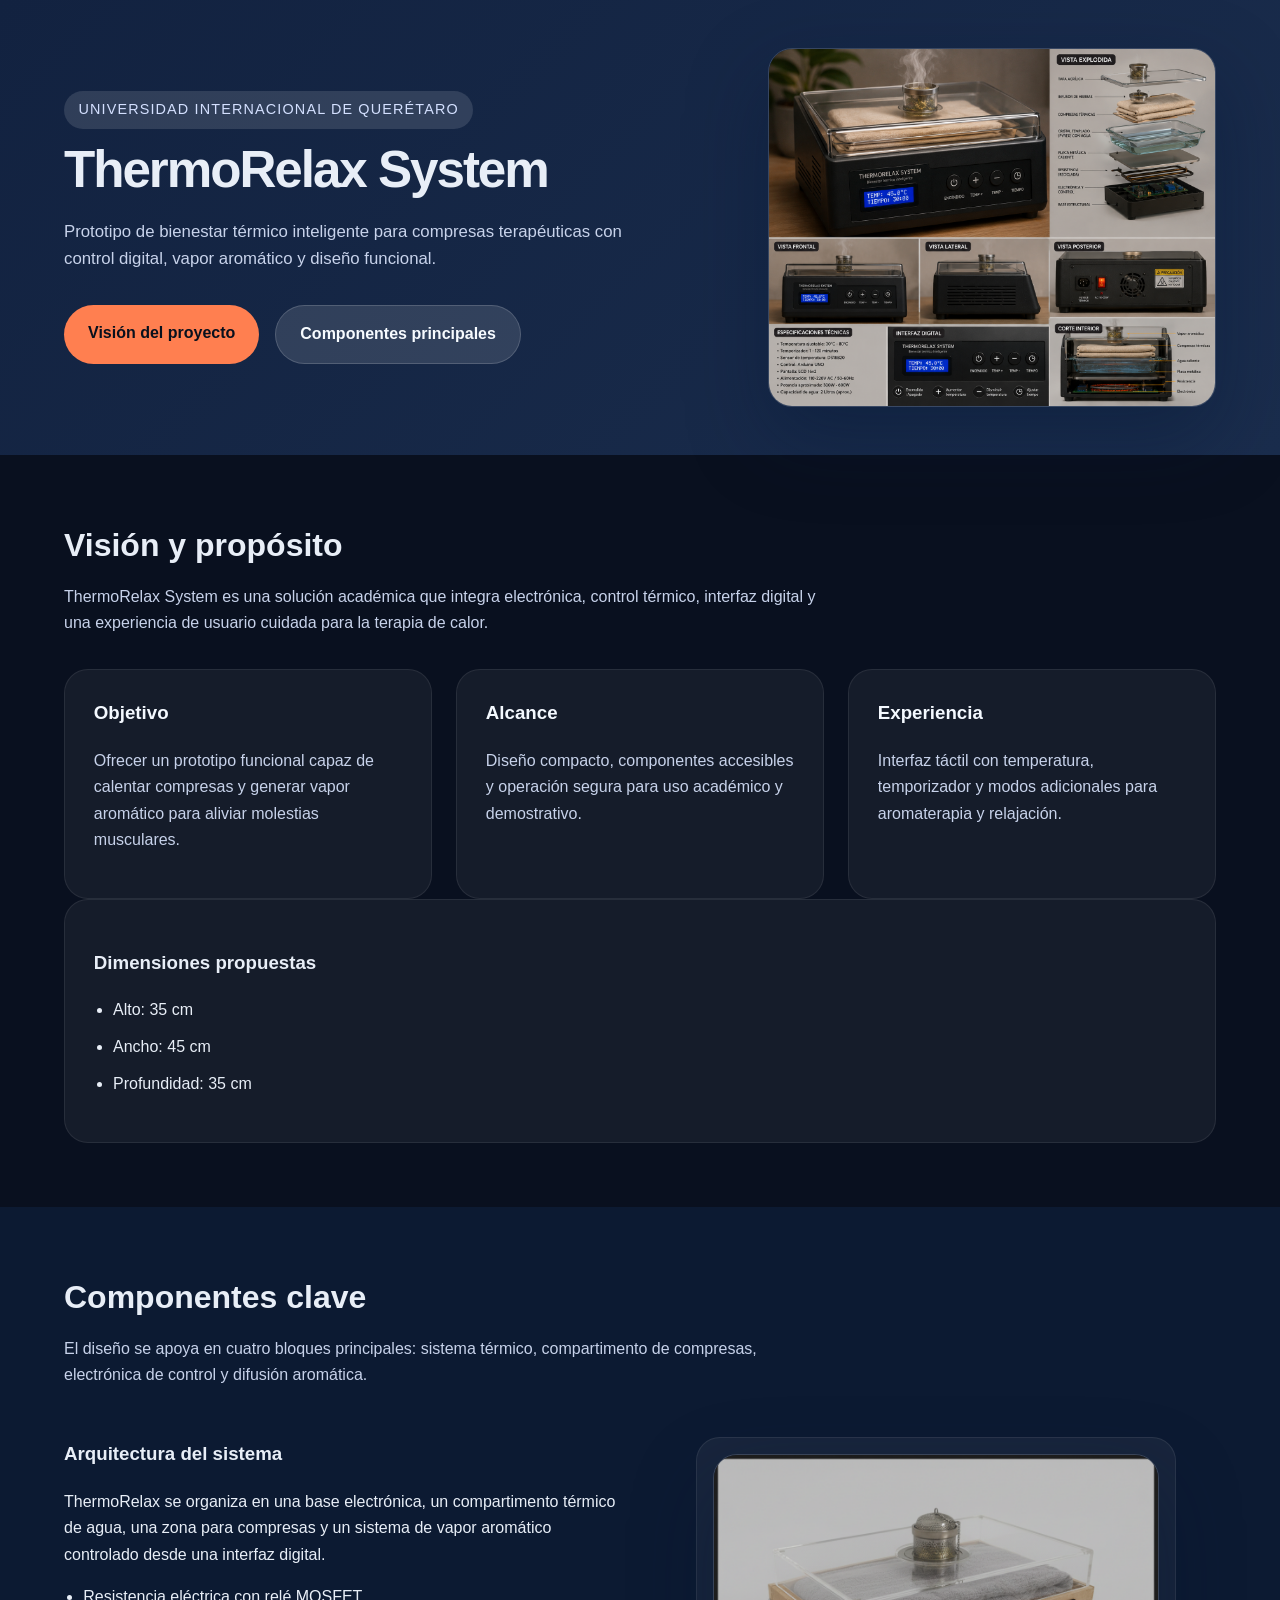
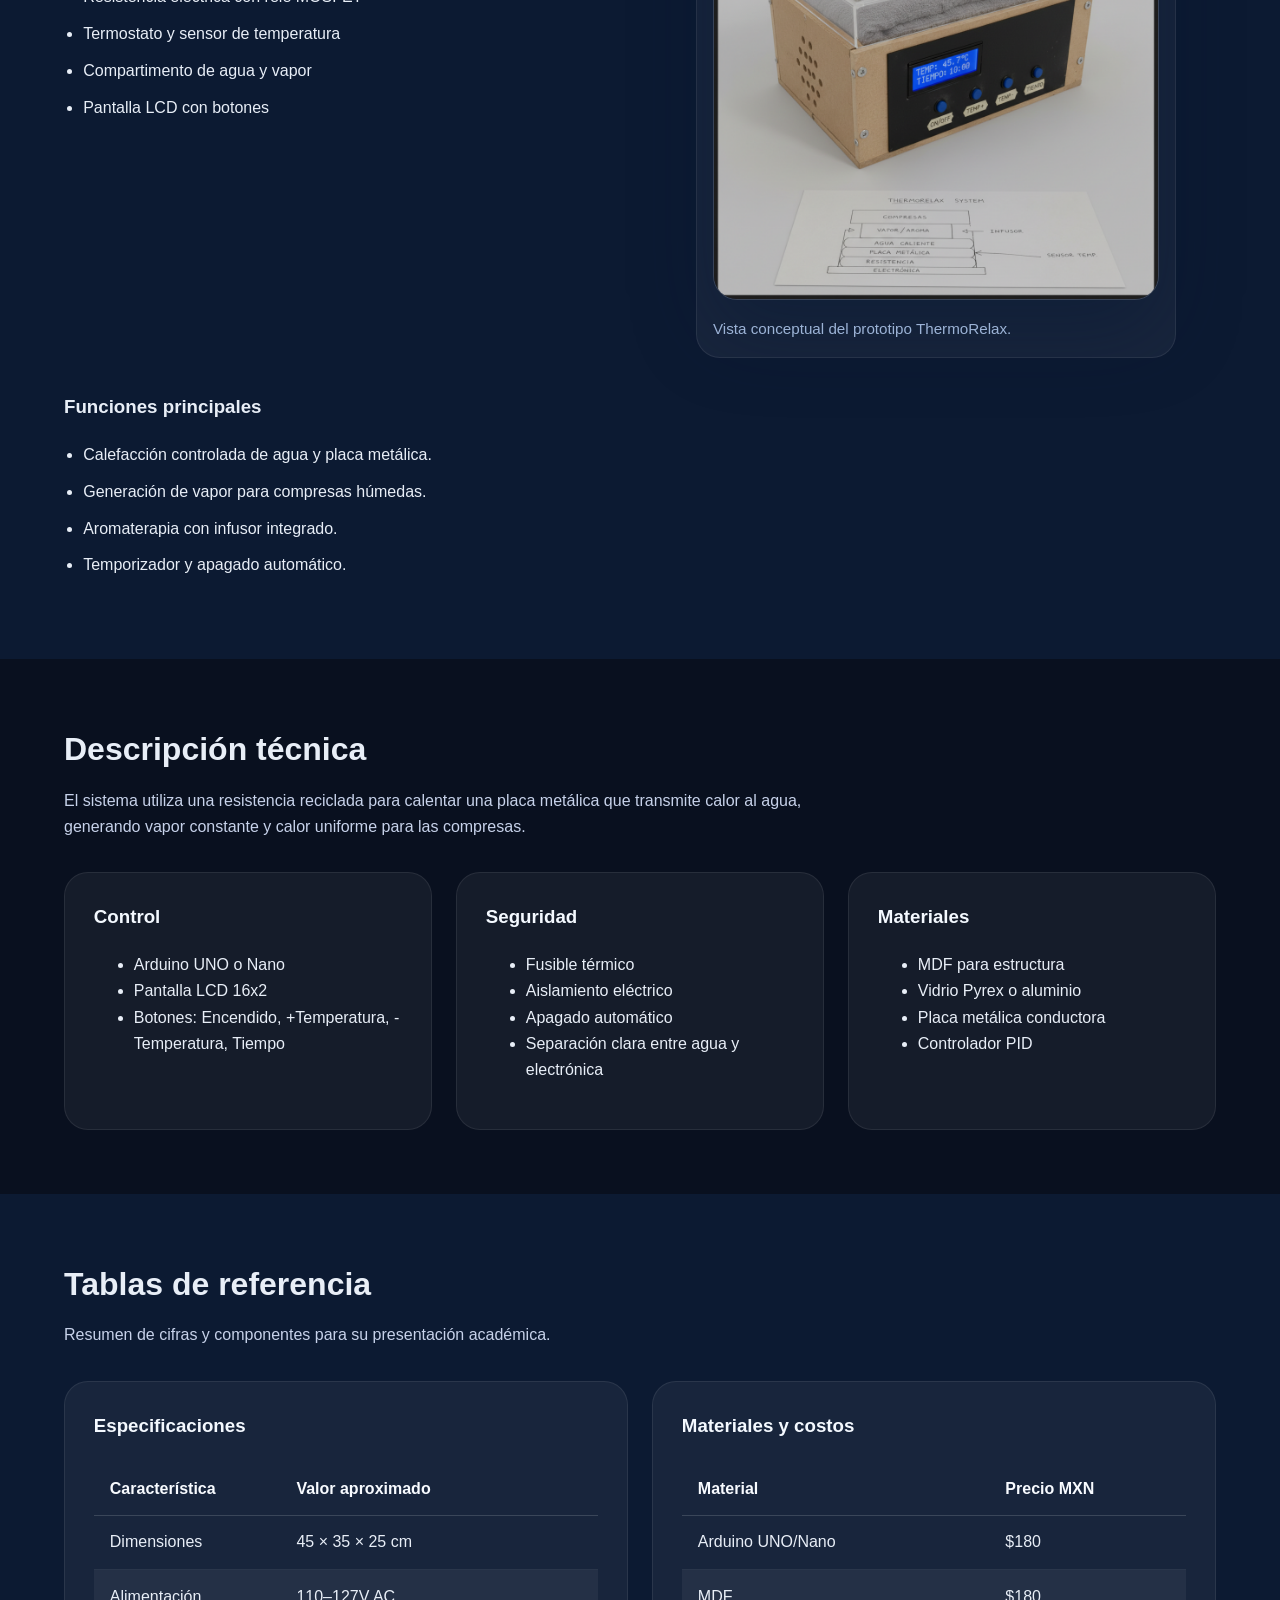
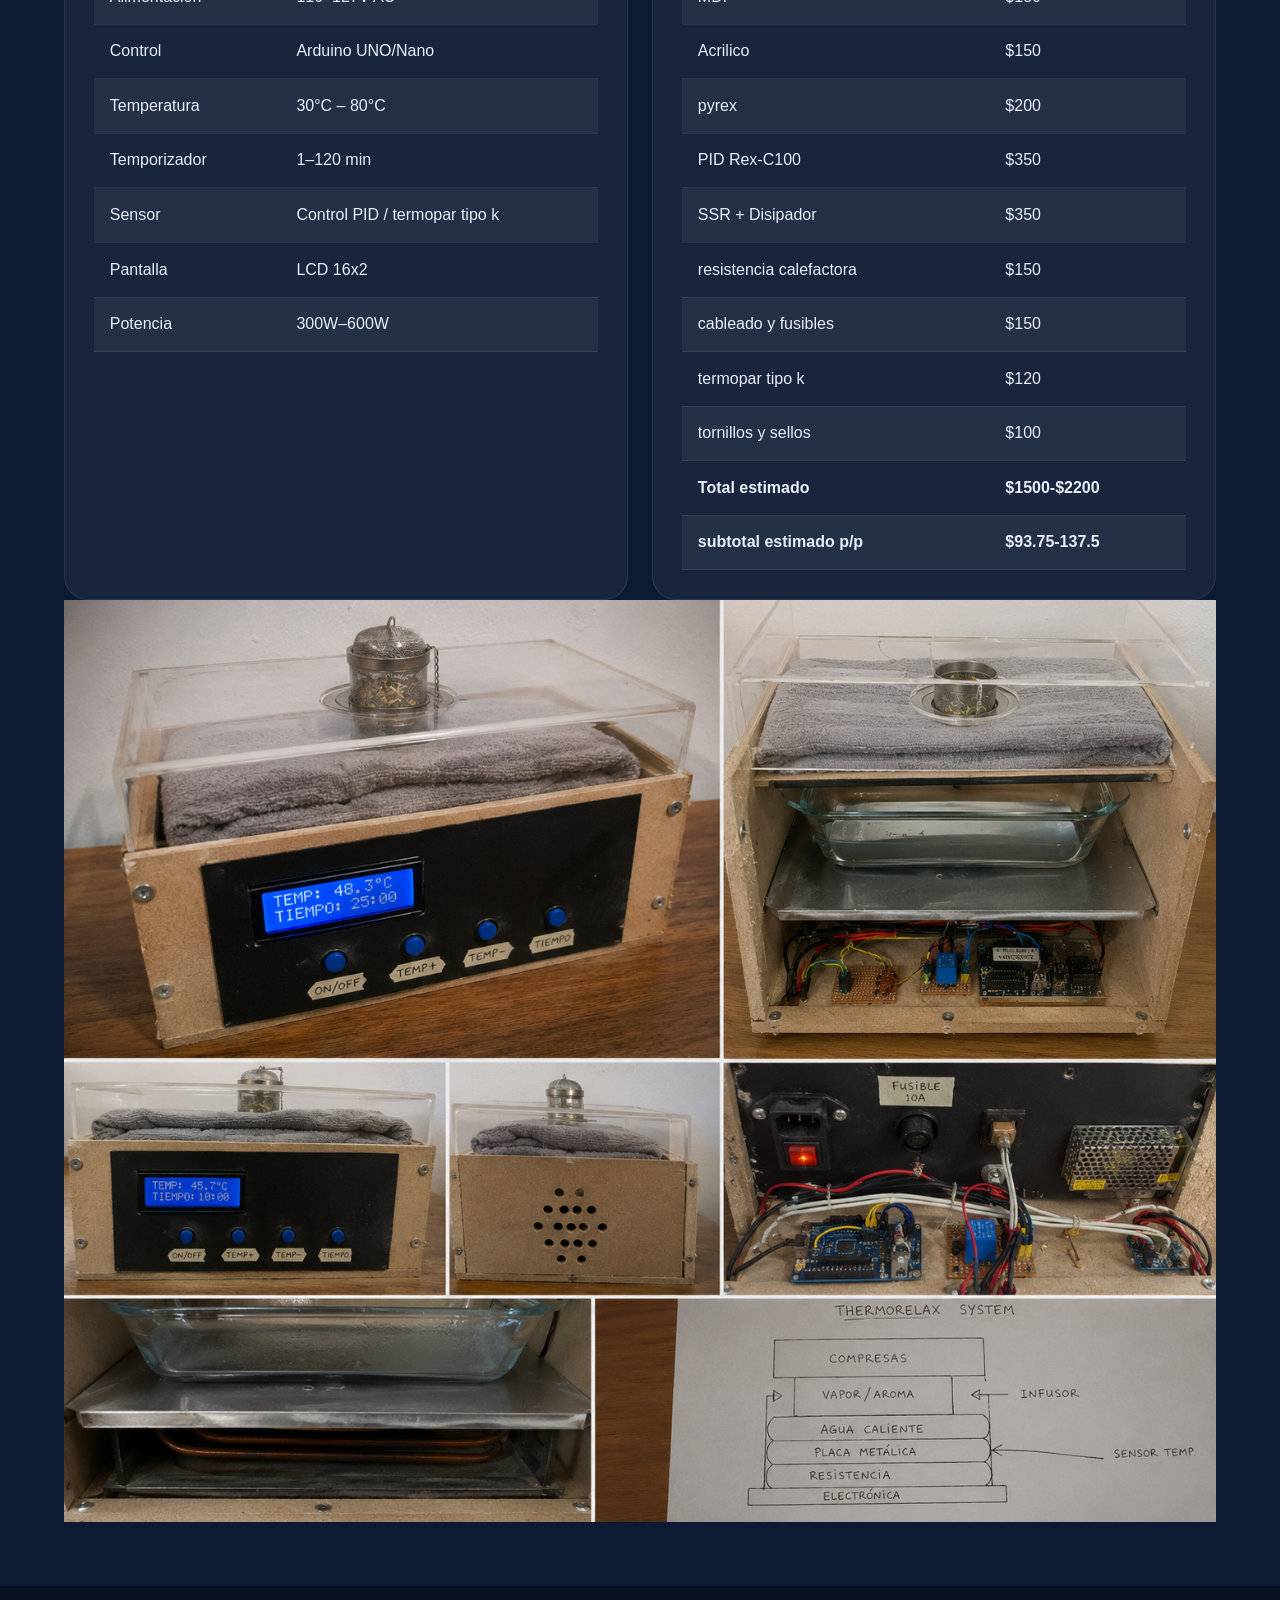
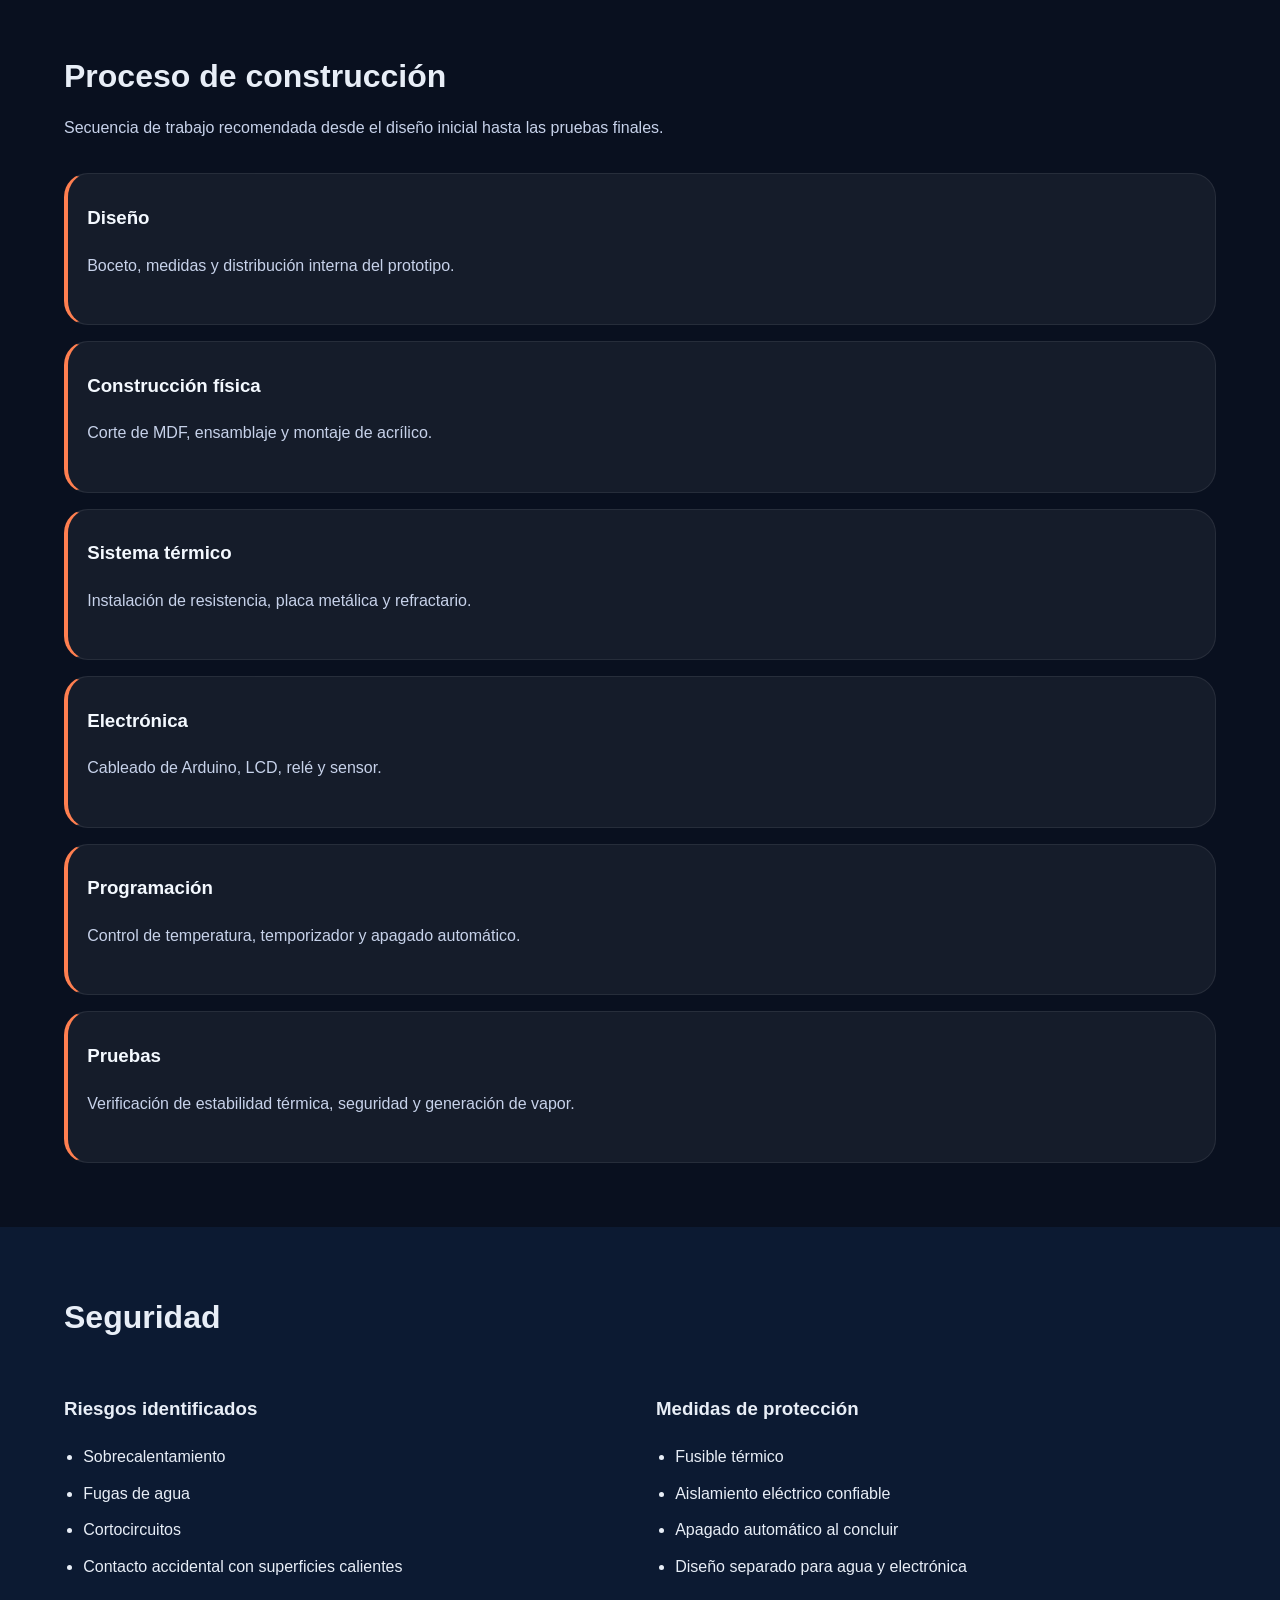
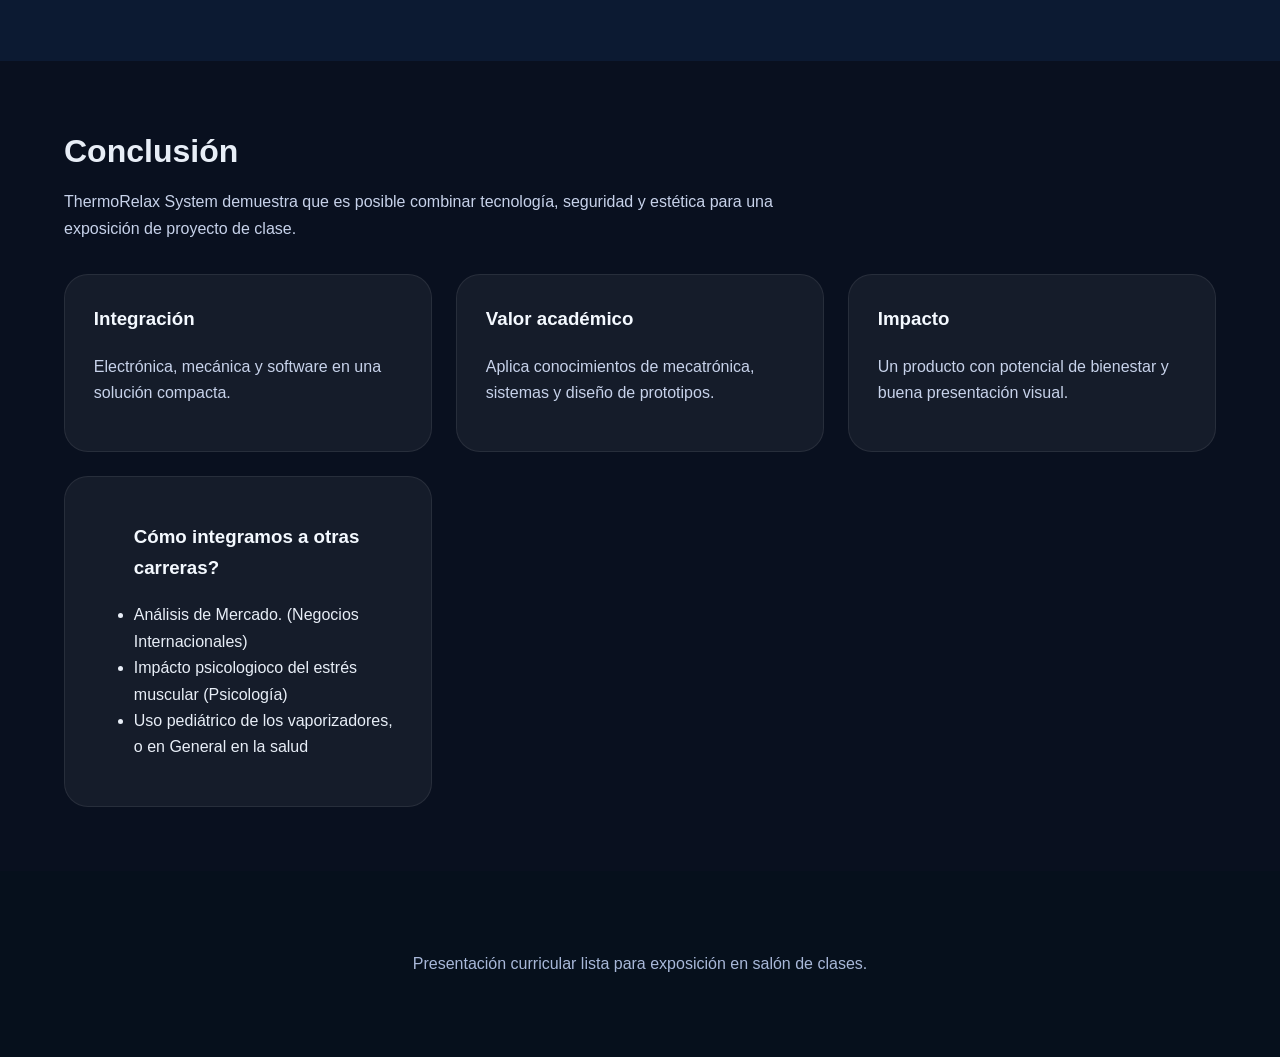
<file: index.html>
<!DOCTYPE html>
<html lang="es">
<head>
  <meta charset="UTF-8">
  <meta name="viewport" content="width=device-width, initial-scale=1.0">
  <title>ThermoRelax System - Presentación</title>
  <link rel="stylesheet" href="proy.css">
</head>
<body>
  <header class="hero">
    <div class="hero-copy">
      <span class="badge">Universidad Internacional de Querétaro</span>
      <h1>ThermoRelax System</h1>
      <p class="hero-text">Prototipo de bienestar térmico inteligente para compresas terapéuticas con control digital, vapor aromático y diseño funcional.</p>
      <div class="hero-actions">
        <a href="#vision" class="button button-primary">Visión del proyecto</a>
        <a href="#componentes" class="button button-secondary">Componentes principales</a>
      </div>
    </div>
    <div class="hero-media">
      <img src="ChatGPT Image May 12, 2026, 11_51_22 PM.png" alt="Prototipo ThermoRelax" class="project-image">
    </div>
  </header>

  <main>
    <section id="vision" class="section section-light">
      <div class="section-header">
        <h2>Visión y propósito</h2>
        <p>ThermoRelax System es una solución académica que integra electrónica, control térmico, interfaz digital y una experiencia de usuario cuidada para la terapia de calor.</p>
      </div>
      <div class="cards-grid">
        <article class="card">
          <h3>Objetivo</h3>
          <p>Ofrecer un prototipo funcional capaz de calentar compresas y generar vapor aromático para aliviar molestias musculares.</p>
        </article>
        <article class="card">
          <h3>Alcance</h3>
          <p>Diseño compacto, componentes accesibles y operación segura para uso académico y demostrativo.</p>
        </article>
        <article class="card">
          <h3>Experiencia</h3>
          <p>Interfaz táctil con temperatura, temporizador y modos adicionales para aromaterapia y relajación.</p>
        </article>
      </div>

      <div class="info-panel">
        <h3>Dimensiones propuestas</h3>
        <ul>
          <li>Alto: 35 cm</li>
          <li>Ancho: 45 cm</li>
          <li>Profundidad: 35 cm</li>
        </ul>
      </div>
    </section>

    <section id="componentes" class="section section-dark">
      <div class="section-header">
        <h2>Componentes clave</h2>
        <p>El diseño se apoya en cuatro bloques principales: sistema térmico, compartimento de compresas, electrónica de control y difusión aromática.</p>
      </div>
      <div class="two-column">
        <article>
          <h3>Arquitectura del sistema</h3>
          <p>ThermoRelax se organiza en una base electrónica, un compartimento térmico de agua, una zona para compresas y un sistema de vapor aromático controlado desde una interfaz digital.</p>
          <ul>
            <li>Resistencia eléctrica con relé MOSFET</li>
            <li>Termostato y sensor de temperatura</li>
            <li>Compartimento de agua y vapor</li>
            <li>Pantalla LCD con botones</li>
          </ul>
        </article>
        <article>
          <figure class="image-card">
            <img src="image.png" alt="Diseño del prototipo" class="project-image">
            <figcaption>Vista conceptual del prototipo ThermoRelax.</figcaption>
          </figure>
        </article>
      </div>

      <div class="table-section">
        <h3>Funciones principales</h3>
        <ul>
          <li>Calefacción controlada de agua y placa metálica.</li>
          <li>Generación de vapor para compresas húmedas.</li>
          <li>Aromaterapia con infusor integrado.</li>
          <li>Temporizador y apagado automático.</li>
        </ul>
      </div>
    </section>

    <section id="detalle" class="section section-light">
      <div class="section-header">
        <h2>Descripción técnica</h2>
        <p>El sistema utiliza una resistencia reciclada para calentar una placa metálica que transmite calor al agua, generando vapor constante y calor uniforme para las compresas.</p>
      </div>
      <div class="grid-columns">
        <article class="box">
          <h3>Control</h3>
          <ul>
            <li>Arduino UNO o Nano</li>
            <li>Pantalla LCD 16x2</li>
            <li>Botones: Encendido, +Temperatura, -Temperatura, Tiempo</li>
          </ul>
        </article>
        <article class="box">
          <h3>Seguridad</h3>
          <ul>
            <li>Fusible térmico</li>
            <li>Aislamiento eléctrico</li>
            <li>Apagado automático</li>
            <li>Separación clara entre agua y electrónica</li>
          </ul>
        </article>
        <article class="box">
          <h3>Materiales</h3>
          <ul>
            <li>MDF para estructura</li>
            <li>Vidrio Pyrex o aluminio</li>
            <li>Placa metálica conductora</li>
            <li>Controlador PID</li>
          </ul>
        </article>
      </div>
    </section>

    <section id="datos" class="section section-dark">
      <div class="section-header">
        <h2>Tablas de referencia</h2>
        <p>Resumen de cifras y componentes para su presentación académica.</p>
      </div>
      <div class="table-group">
        <div class="table-card">
          <h3>Especificaciones</h3>
          <table>
            <thead>
              <tr>
                <th>Característica</th>
                <th>Valor aproximado</th>
              </tr>
            </thead>
            <tbody>
              <tr><td>Dimensiones</td><td>45 × 35 × 25 cm</td></tr>
              <tr><td>Alimentación</td><td>110–127V AC</td></tr>
              <tr><td>Control</td><td>Arduino UNO/Nano</td></tr>
              <tr><td>Temperatura</td><td>30°C – 80°C</td></tr>
              <tr><td>Temporizador</td><td>1–120 min</td></tr>
              <tr><td>Sensor</td><td>Control PID / termopar tipo k</td></tr>
              <tr><td>Pantalla</td><td>LCD 16x2</td></tr>
              <tr><td>Potencia</td><td>300W–600W</td></tr>
            </tbody>
          </table>
        </div>
        <div class="table-card">
          <h3>Materiales y costos</h3>
          <table>
            <thead>
              <tr>
                <th>Material</th>
                <th>Precio MXN</th>
              </tr>
            </thead>
            <tbody>
              <tr><td>Arduino UNO/Nano</td><td>$180</td></tr>
              <tr><td>MDF</td><td>$180</td></tr>
              <tr><td>Acrilico</td><td>$150</td></tr>
              <tr><td>pyrex</td><td>$200</td></tr>
              <tr><td>PID Rex-C100</td><td>$350</td></tr>
              <tr><td>SSR + Disipador</td><td>$350</td></tr>
              <tr><td>resistencia calefactora</td><td>$150</td></tr>
              <tr><td>cableado y fusibles</td><td>$150</td></tr>
              <tr><td>termopar tipo k</td><td>$120</td></tr>
              <tr><td>tornillos y sellos</td><td>$100</td></tr>
              <tr><td><strong>Total estimado</strong></td><td><strong>$1500-$2200</strong></td></tr>
              <tr><td><strong>subtotal estimado p/p</strong></td><td><strong>$93.75-137.5</strong></td></tr>
            </tbody>
          </table>
        </div>
      </div>
              <img hover="weidth 200, height 200" src="ChatGPT Image May 12, 2026, 11_52_44 PM.png" alt="">

    </section>

    <section id="proceso" class="section section-light">
      <div class="section-header">
        <h2>Proceso de construcción</h2>
        <p>Secuencia de trabajo recomendada desde el diseño inicial hasta las pruebas finales.</p>
      </div>
      <div class="timeline">
        <article class="timeline-item">
          <h3>Diseño</h3>
          <p>Boceto, medidas y distribución interna del prototipo.</p>
        </article>
        <article class="timeline-item">
          <h3>Construcción física</h3>
          <p>Corte de MDF, ensamblaje y montaje de acrílico.</p>
        </article>
        <article class="timeline-item">
          <h3>Sistema térmico</h3>
          <p>Instalación de resistencia, placa metálica y refractario.</p>
        </article>
        <article class="timeline-item">
          <h3>Electrónica</h3>
          <p>Cableado de Arduino, LCD, relé y sensor.</p>
        </article>
        <article class="timeline-item">
          <h3>Programación</h3>
          <p>Control de temperatura, temporizador y apagado automático.</p>
        </article>
        <article class="timeline-item">
          <h3>Pruebas</h3>
          <p>Verificación de estabilidad térmica, seguridad y generación de vapor.</p>
        </article>
      </div>
    </section>

    <section id="seguridad" class="section section-dark">
      <div class="section-header">
        <h2>Seguridad</h2>
      </div>
      <div class="two-column">
        <article>
          <h3>Riesgos identificados</h3>
          <ul>
            <li>Sobrecalentamiento</li>
            <li>Fugas de agua</li>
            <li>Cortocircuitos</li>
            <li>Contacto accidental con superficies calientes</li>
          </ul>
        </article>
        <article>
          <h3>Medidas de protección</h3>
          <ul>
            <li>Fusible térmico</li>
            <li>Aislamiento eléctrico confiable</li>
            <li>Apagado automático al concluir</li>
            <li>Diseño separado para agua y electrónica</li>
          </ul>
        </article>
      </div>
    </section>

    <section id="conclusion" class="section section-light">
      <div class="section-header">
        <h2>Conclusión</h2>
        <p>ThermoRelax System demuestra que es posible combinar tecnología, seguridad y estética para una exposición de proyecto de clase.</p>
      </div>
      <div class="conclusion-grid">
        <article class="box">
          <h3>Integración</h3>
          <p>Electrónica, mecánica y software en una solución compacta.</p>
        </article>
        <article class="box">
          <h3>Valor académico</h3>
          <p>Aplica conocimientos de mecatrónica, sistemas y diseño de prototipos.</p>
        </article>
        <article class="box">
          <h3>Impacto</h3>
          <p>Un producto con potencial de bienestar y buena presentación visual.</p>
        </article>
        <article class="box">
          <ul><h3>Cómo integramos a otras carreras?</h3>
        <li>Análisis de Mercado. (Negocios Internacionales)</li>
          <li>Impácto psicologioco del estrés muscular (Psicología)</li>
          <li>Uso pediátrico de los vaporizadores, o en General en la salud</li>
</ul>
   </article>

      </div>
    </section>

    <footer class="section section-footer">
      <p>Presentación curricular lista para exposición en salón de clases.</p>
    </footer>

  </main>
</body>
</html>
</file>
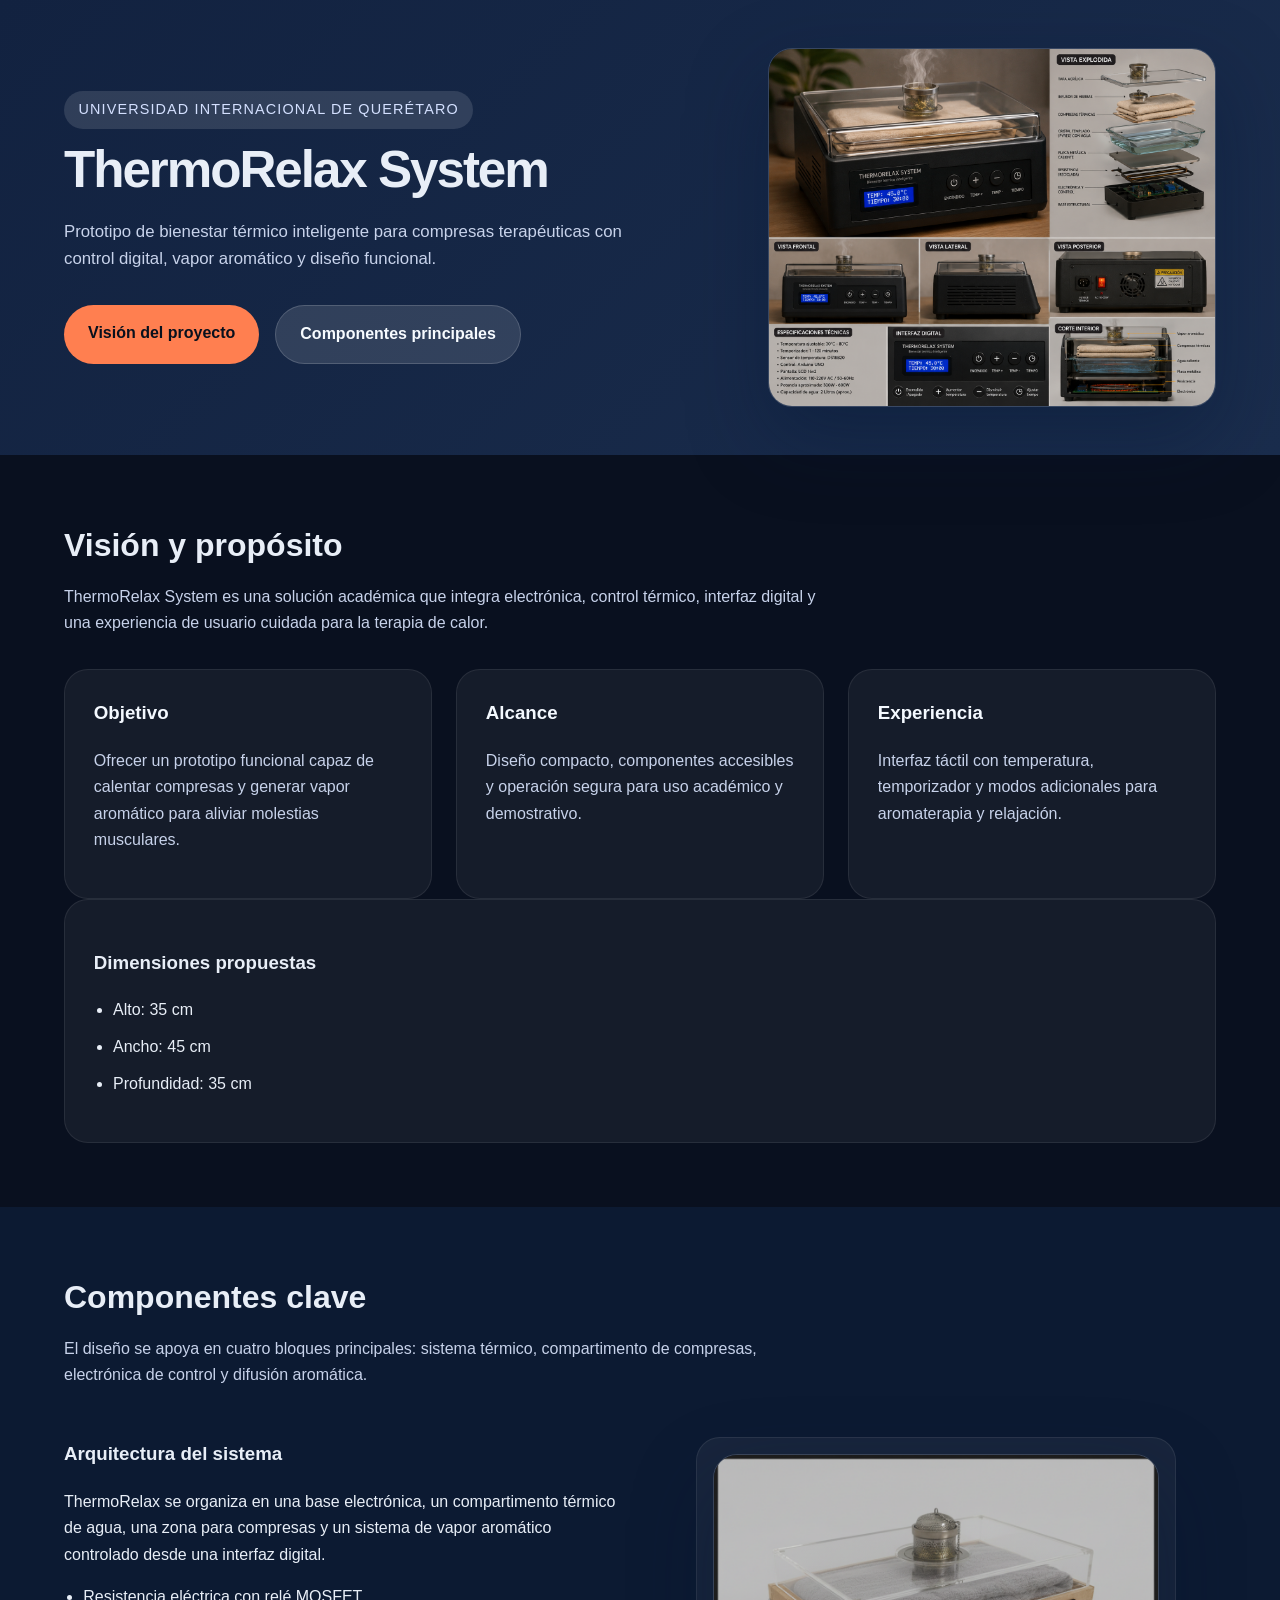
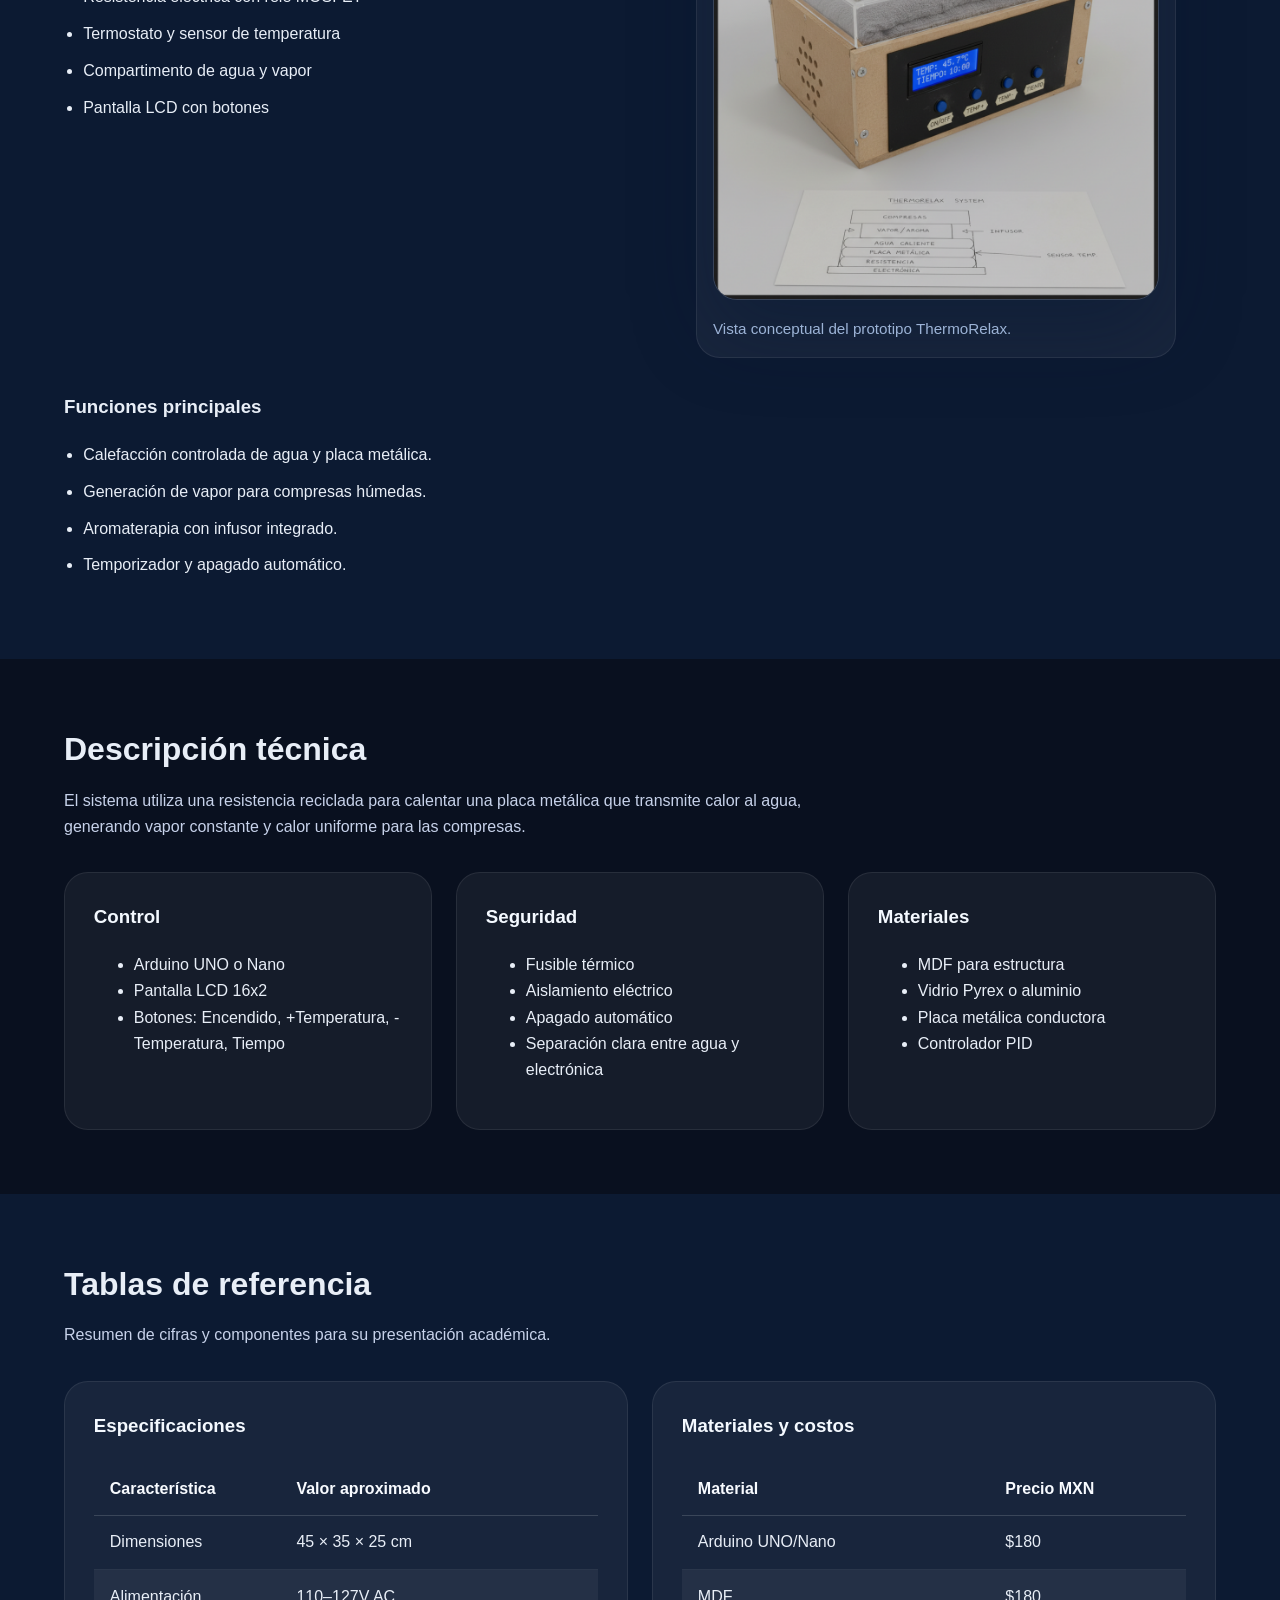
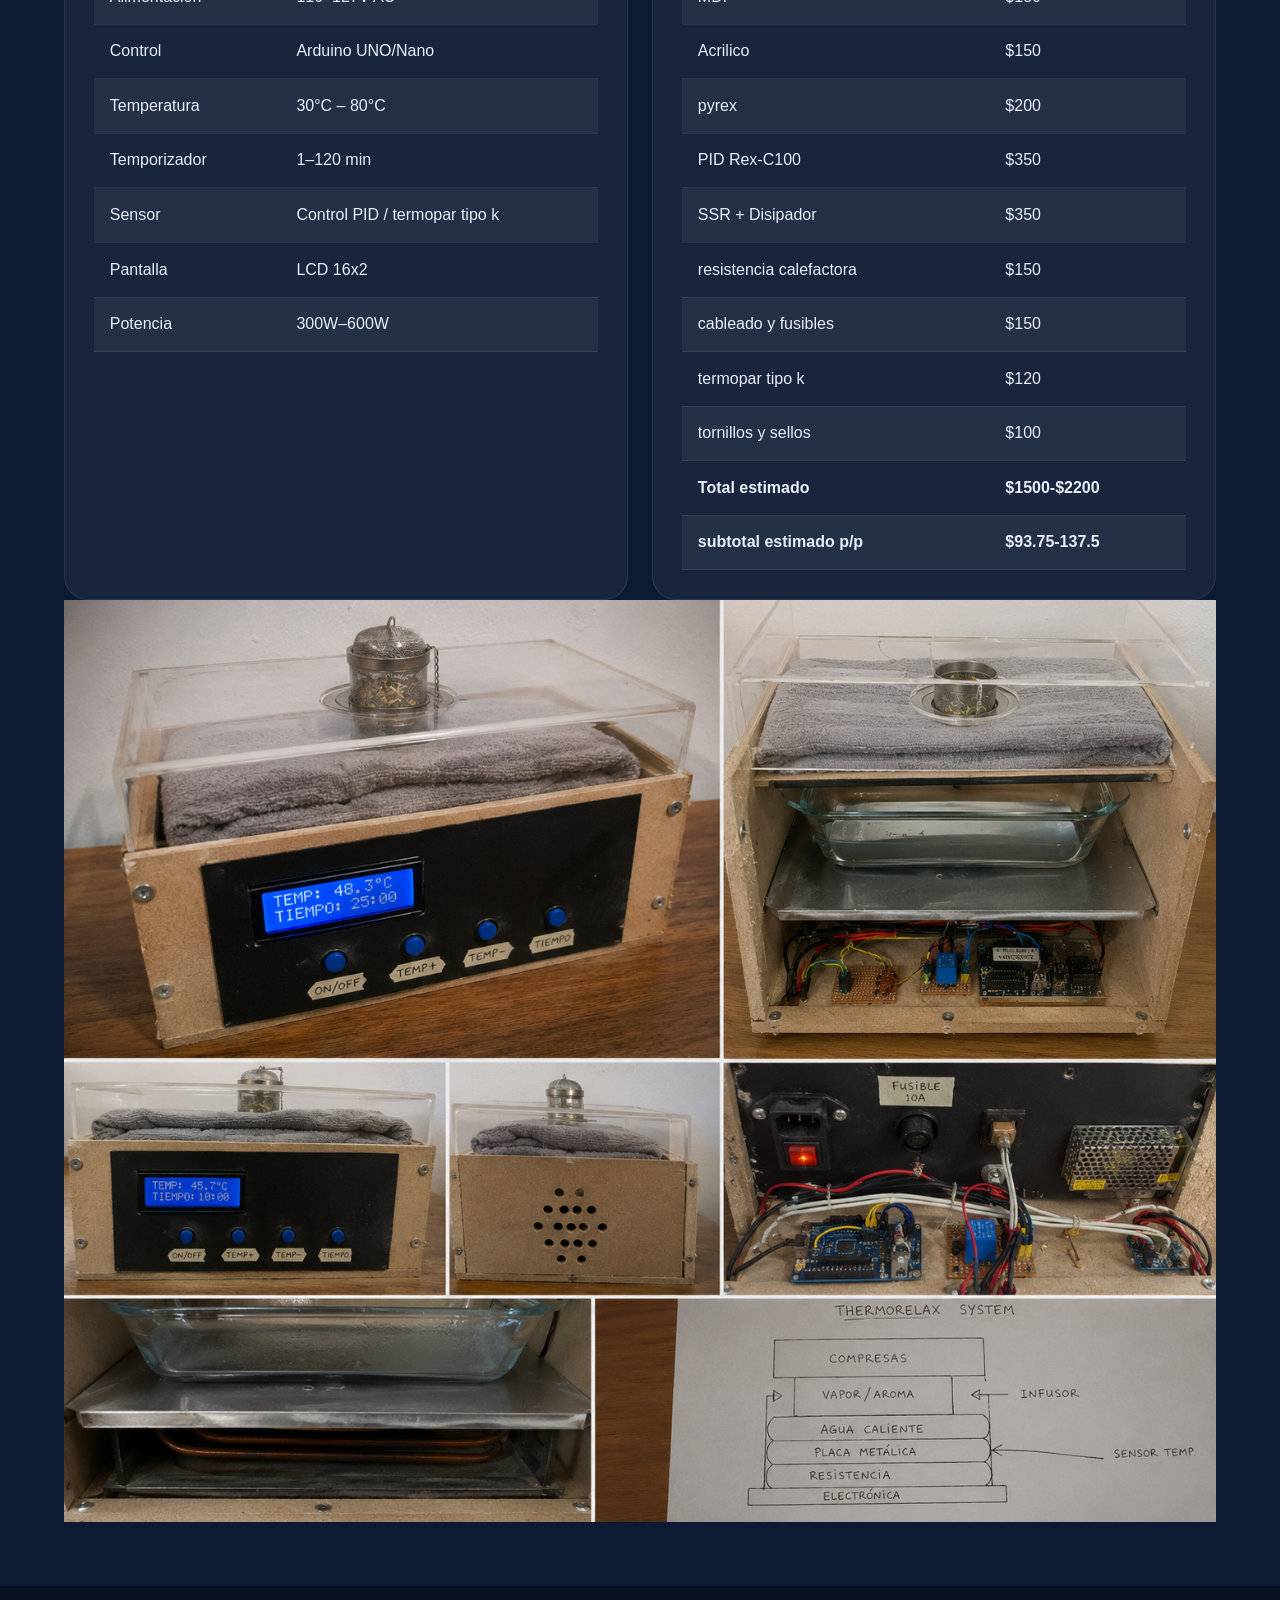
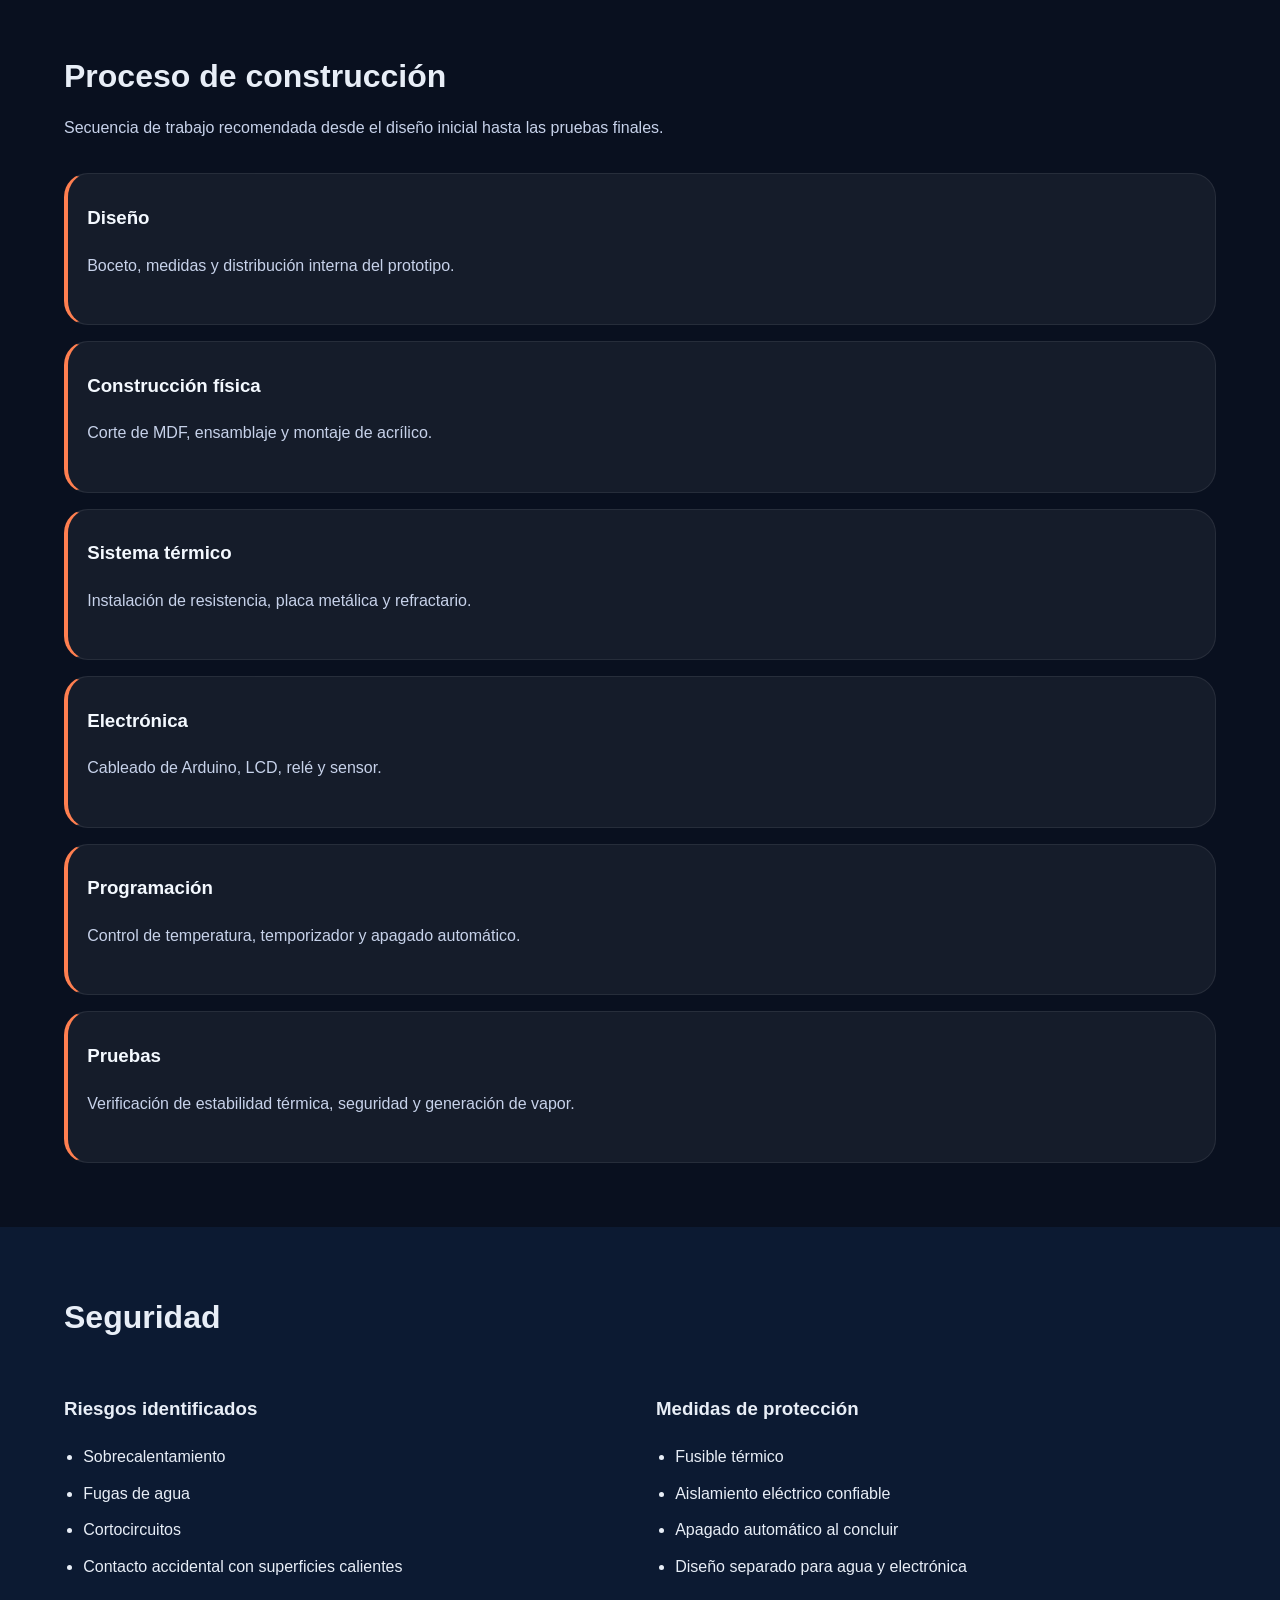
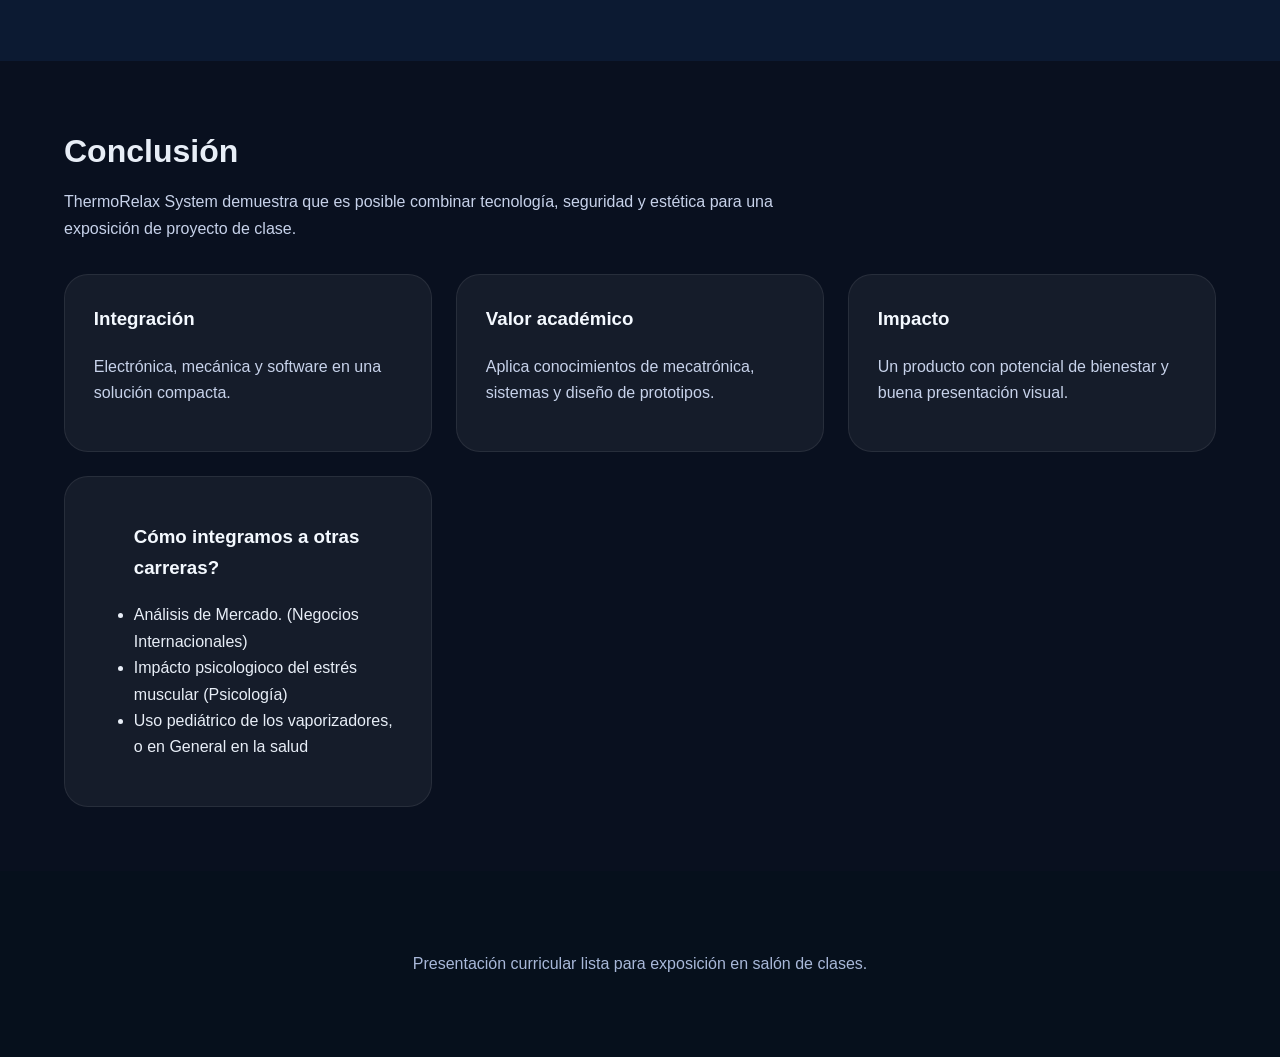
<file: proy.html>
﻿<!DOCTYPE html>
<html lang="es">
<head>
  <meta charset="UTF-8">
  <meta name="viewport" content="width=device-width, initial-scale=1.0">
  <title>ThermoRelax System - Presentación</title>
  <link rel="stylesheet" href="proy.css">
</head>
<body>
  <header class="hero">
    <div class="hero-copy">
      <span class="badge">Universidad Internacional de Querétaro</span>
      <h1>ThermoRelax System</h1>
      <p class="hero-text">Prototipo de bienestar térmico inteligente para compresas terapéuticas con control digital, vapor aromático y diseño funcional.</p>
      <div class="hero-actions">
        <a href="#vision" class="button button-primary">Visión del proyecto</a>
        <a href="#componentes" class="button button-secondary">Componentes principales</a>
      </div>
    </div>
    <div class="hero-media">
      <img src="ChatGPT Image May 12, 2026, 11_51_22 PM.png" alt="Prototipo ThermoRelax" class="project-image">
    </div>
  </header>

  <main>
    <section id="vision" class="section section-light">
      <div class="section-header">
        <h2>Visión y propósito</h2>
        <p>ThermoRelax System es una solución académica que integra electrónica, control térmico, interfaz digital y una experiencia de usuario cuidada para la terapia de calor.</p>
      </div>
      <div class="cards-grid">
        <article class="card">
          <h3>Objetivo</h3>
          <p>Ofrecer un prototipo funcional capaz de calentar compresas y generar vapor aromático para aliviar molestias musculares.</p>
        </article>
        <article class="card">
          <h3>Alcance</h3>
          <p>Diseño compacto, componentes accesibles y operación segura para uso académico y demostrativo.</p>
        </article>
        <article class="card">
          <h3>Experiencia</h3>
          <p>Interfaz táctil con temperatura, temporizador y modos adicionales para aromaterapia y relajación.</p>
        </article>
      </div>

      <div class="info-panel">
        <h3>Dimensiones propuestas</h3>
        <ul>
          <li>Alto: 35 cm</li>
          <li>Ancho: 45 cm</li>
          <li>Profundidad: 35 cm</li>
        </ul>
      </div>
    </section>

    <section id="componentes" class="section section-dark">
      <div class="section-header">
        <h2>Componentes clave</h2>
        <p>El diseño se apoya en cuatro bloques principales: sistema térmico, compartimento de compresas, electrónica de control y difusión aromática.</p>
      </div>
      <div class="two-column">
        <article>
          <h3>Arquitectura del sistema</h3>
          <p>ThermoRelax se organiza en una base electrónica, un compartimento térmico de agua, una zona para compresas y un sistema de vapor aromático controlado desde una interfaz digital.</p>
          <ul>
            <li>Resistencia eléctrica con relé MOSFET</li>
            <li>Termostato y sensor de temperatura</li>
            <li>Compartimento de agua y vapor</li>
            <li>Pantalla LCD con botones</li>
          </ul>
        </article>
        <article>
          <figure class="image-card">
            <img src="image.png" alt="Diseño del prototipo" class="project-image">
            <figcaption>Vista conceptual del prototipo ThermoRelax.</figcaption>
          </figure>
        </article>
      </div>

      <div class="table-section">
        <h3>Funciones principales</h3>
        <ul>
          <li>Calefacción controlada de agua y placa metálica.</li>
          <li>Generación de vapor para compresas húmedas.</li>
          <li>Aromaterapia con infusor integrado.</li>
          <li>Temporizador y apagado automático.</li>
        </ul>
      </div>
    </section>

    <section id="detalle" class="section section-light">
      <div class="section-header">
        <h2>Descripción técnica</h2>
        <p>El sistema utiliza una resistencia reciclada para calentar una placa metálica que transmite calor al agua, generando vapor constante y calor uniforme para las compresas.</p>
      </div>
      <div class="grid-columns">
        <article class="box">
          <h3>Control</h3>
          <ul>
            <li>Arduino UNO o Nano</li>
            <li>Pantalla LCD 16x2</li>
            <li>Botones: Encendido, +Temperatura, -Temperatura, Tiempo</li>
          </ul>
        </article>
        <article class="box">
          <h3>Seguridad</h3>
          <ul>
            <li>Fusible térmico</li>
            <li>Aislamiento eléctrico</li>
            <li>Apagado automático</li>
            <li>Separación clara entre agua y electrónica</li>
          </ul>
        </article>
        <article class="box">
          <h3>Materiales</h3>
          <ul>
            <li>MDF para estructura</li>
            <li>Vidrio Pyrex o aluminio</li>
            <li>Placa metálica conductora</li>
            <li>Controlador PID</li>
          </ul>
        </article>
      </div>
    </section>

    <section id="datos" class="section section-dark">
      <div class="section-header">
        <h2>Tablas de referencia</h2>
        <p>Resumen de cifras y componentes para su presentación académica.</p>
      </div>
      <div class="table-group">
        <div class="table-card">
          <h3>Especificaciones</h3>
          <table>
            <thead>
              <tr>
                <th>Característica</th>
                <th>Valor aproximado</th>
              </tr>
            </thead>
            <tbody>
              <tr><td>Dimensiones</td><td>45 × 35 × 25 cm</td></tr>
              <tr><td>Alimentación</td><td>110–127V AC</td></tr>
              <tr><td>Control</td><td>Arduino UNO/Nano</td></tr>
              <tr><td>Temperatura</td><td>30°C – 80°C</td></tr>
              <tr><td>Temporizador</td><td>1–120 min</td></tr>
              <tr><td>Sensor</td><td>Control PID / termopar tipo k</td></tr>
              <tr><td>Pantalla</td><td>LCD 16x2</td></tr>
              <tr><td>Potencia</td><td>300W–600W</td></tr>
            </tbody>
          </table>
        </div>
        <div class="table-card">
          <h3>Materiales y costos</h3>
          <table>
            <thead>
              <tr>
                <th>Material</th>
                <th>Precio MXN</th>
              </tr>
            </thead>
            <tbody>
              <tr><td>Arduino UNO/Nano</td><td>$180</td></tr>
              <tr><td>MDF</td><td>$180</td></tr>
              <tr><td>Acrilico</td><td>$150</td></tr>
              <tr><td>pyrex</td><td>$200</td></tr>
              <tr><td>PID Rex-C100</td><td>$350</td></tr>
              <tr><td>SSR + Disipador</td><td>$350</td></tr>
              <tr><td>resistencia calefactora</td><td>$150</td></tr>
              <tr><td>cableado y fusibles</td><td>$150</td></tr>
              <tr><td>termopar tipo k</td><td>$120</td></tr>
              <tr><td>tornillos y sellos</td><td>$100</td></tr>
              <tr><td><strong>Total estimado</strong></td><td><strong>$1500-$2200</strong></td></tr>
              <tr><td><strong>subtotal estimado p/p</strong></td><td><strong>$93.75-137.5</strong></td></tr>
            </tbody>
          </table>
        </div>
      </div>
              <img hover="weidth 200, height 200" src="ChatGPT Image May 12, 2026, 11_52_44 PM.png" alt="">

    </section>

    <section id="proceso" class="section section-light">
      <div class="section-header">
        <h2>Proceso de construcción</h2>
        <p>Secuencia de trabajo recomendada desde el diseño inicial hasta las pruebas finales.</p>
      </div>
      <div class="timeline">
        <article class="timeline-item">
          <h3>Diseño</h3>
          <p>Boceto, medidas y distribución interna del prototipo.</p>
        </article>
        <article class="timeline-item">
          <h3>Construcción física</h3>
          <p>Corte de MDF, ensamblaje y montaje de acrílico.</p>
        </article>
        <article class="timeline-item">
          <h3>Sistema térmico</h3>
          <p>Instalación de resistencia, placa metálica y refractario.</p>
        </article>
        <article class="timeline-item">
          <h3>Electrónica</h3>
          <p>Cableado de Arduino, LCD, relé y sensor.</p>
        </article>
        <article class="timeline-item">
          <h3>Programación</h3>
          <p>Control de temperatura, temporizador y apagado automático.</p>
        </article>
        <article class="timeline-item">
          <h3>Pruebas</h3>
          <p>Verificación de estabilidad térmica, seguridad y generación de vapor.</p>
        </article>
      </div>
    </section>

    <section id="seguridad" class="section section-dark">
      <div class="section-header">
        <h2>Seguridad</h2>
      </div>
      <div class="two-column">
        <article>
          <h3>Riesgos identificados</h3>
          <ul>
            <li>Sobrecalentamiento</li>
            <li>Fugas de agua</li>
            <li>Cortocircuitos</li>
            <li>Contacto accidental con superficies calientes</li>
          </ul>
        </article>
        <article>
          <h3>Medidas de protección</h3>
          <ul>
            <li>Fusible térmico</li>
            <li>Aislamiento eléctrico confiable</li>
            <li>Apagado automático al concluir</li>
            <li>Diseño separado para agua y electrónica</li>
          </ul>
        </article>
      </div>
    </section>

    <section id="conclusion" class="section section-light">
      <div class="section-header">
        <h2>Conclusión</h2>
        <p>ThermoRelax System demuestra que es posible combinar tecnología, seguridad y estética para una exposición de proyecto de clase.</p>
      </div>
      <div class="conclusion-grid">
        <article class="box">
          <h3>Integración</h3>
          <p>Electrónica, mecánica y software en una solución compacta.</p>
        </article>
        <article class="box">
          <h3>Valor académico</h3>
          <p>Aplica conocimientos de mecatrónica, sistemas y diseño de prototipos.</p>
        </article>
        <article class="box">
          <h3>Impacto</h3>
          <p>Un producto con potencial de bienestar y buena presentación visual.</p>
        </article>
        <article class="box">
          <ul><h3>Cómo integramos a otras carreras?</h3>
        <li>Análisis de Mercado. (Negocios Internacionales)</li>
          <li>Impácto psicologioco del estrés muscular (Psicología)</li>
          <li>Uso pediátrico de los vaporizadores, o en General en la salud</li>
</ul>
   </article>

      </div>
    </section>

    <footer class="section section-footer">
      <p>Presentación curricular lista para exposición en salón de clases.</p>
    </footer>

  </main>
</body>
</html>
</file>
<file: proy.css>
﻿* {
  box-sizing: border-box;
}
html {
  scroll-behavior: smooth;
}
body {
  margin: 0;
  font-family: Inter, Arial, sans-serif;
  background: #0b1322;
  color: #e8eef7;
  line-height: 1.65;
}
img {
  max-width: 100%;
  display: block;
}
.hero {
  display: grid;
  grid-template-columns: 1.2fr 0.8fr;
  gap: 2rem;
  align-items: center;
  padding: 3rem 4rem;
  background: linear-gradient(135deg, #122240 0%, #1a2d4d 100%);
}
.hero-copy {
  max-width: 660px;
}
.badge {
  display: inline-block;
  margin-bottom: 1rem;
  padding: 0.45rem 0.9rem;
  border-radius: 999px;
  background: rgba(255, 255, 255, 0.12);
  color: #d4e0ff;
  font-size: 0.9rem;
  letter-spacing: 0.08em;
  text-transform: uppercase;
}
.hero h1 {
  margin: 0;
  font-size: clamp(2.75rem, 4vw, 4.5rem);
  line-height: 0.98;
  letter-spacing: -0.04em;
}
.hero-text {
  margin: 1.4rem 0 2rem;
  color: #c8d3eb;
  max-width: 600px;
  font-size: 1.05rem;
}
.hero-actions {
  display: flex;
  flex-wrap: wrap;
  gap: 1rem;
}
.button {
  text-decoration: none;
  padding: 0.95rem 1.5rem;
  border-radius: 999px;
  font-weight: 600;
  transition: transform 0.2s ease, background 0.2s ease;
}
.button:hover {
  transform: translateY(-2px);
}
.button-primary {
  background: #ff7f50;
  color: #08101d;
}
.button-secondary {
  background: rgba(255, 255, 255, 0.12);
  color: #f7fbff;
  border: 1px solid rgba(255, 255, 255, 0.16);
}
.hero-media {
  display: flex;
  align-items: center;
  justify-content: center;
}
.project-image {
  border-radius: 24px;
  border: 1px solid rgba(255,255,255,0.14);
  box-shadow: 0 30px 80px rgba(1, 20, 50, 0.35);
}
.section {
  padding: 4rem 4rem;
}
.section-light {
  background: #09101f;
}
.section-dark {
  background: #0c1a32;
}
.section-header h2 {
  margin: 0 0 0.75rem;
  font-size: 2rem;
}
.section-header p {
  margin: 0;
  max-width: 760px;
  color: #b8c6e3;
}
.cards-grid,
.grid-columns,
.conclusion-grid,
.table-group {
  display: grid;
  gap: 1.5rem;
}
.cards-grid {
  grid-template-columns: repeat(3, minmax(220px, 1fr));
  margin-top: 2rem;
}
.card,
.box,
.table-card,
.timeline-item,
.info-panel,
.image-card {
  background: rgba(255, 255, 255, 0.05);
  border: 1px solid rgba(255, 255, 255, 0.08);
  border-radius: 24px;
  padding: 1.8rem;
}
.card h3,
.box h3,
.table-card h3,
.timeline-item h3 {
  margin-top: 0;
  color: #f4f9ff;
}
.card p,
.box p,
.timeline-item p,
.info-panel p,
.image-card figcaption,
.section-header p {
  color: #c7d2ea;
}
.info-panel ul,
.table-section ul,
.two-column ul {
  padding-left: 1.2rem;
}
.info-panel ul li,
.table-section ul li,
.two-column ul li {
  margin-bottom: 0.65rem;
}
.two-column {
  display: grid;
  grid-template-columns: repeat(2, minmax(280px, 1fr));
  gap: 2rem;
  margin-top: 2rem;
}
.image-card {
  padding: 1rem;
}
.image-card figcaption {
  margin-top: 1rem;
  font-size: 0.95rem;
  color: #9cb3d6;
}
.grid-columns {
  grid-template-columns: repeat(3, minmax(220px, 1fr));
  margin-top: 2rem;
}
.table-group {
  grid-template-columns: repeat(2, minmax(280px, 1fr));
  margin-top: 2rem;
}
table {
  width: 100%;
  border-collapse: collapse;
  color: #e8eef7;
}
thead th {
  text-align: left;
  padding: 1rem 1rem 0.75rem;
  color: #f8fbff;
  border-bottom: 1px solid rgba(255,255,255,0.15);
}
tbody tr:nth-child(even) {
  background: rgba(255,255,255,0.05);
}
td {
  padding: 0.85rem 1rem;
  border-bottom: 1px solid rgba(255,255,255,0.08);
}
.timeline {
  display: grid;
  gap: 1rem;
  margin-top: 2rem;
}
.timeline-item {
  border-left: 4px solid #ff7f50;
  padding-left: 1.2rem;
}
.conclusion-grid {
  grid-template-columns: repeat(3, minmax(220px, 1fr));
  margin-top: 2rem;
}
.section-footer {
  text-align: center;
  background: #06101c;
  color: #a8b8d9;
}
@media (max-width: 1024px) {
  .hero {
    grid-template-columns: 1fr;
    text-align: center;
  }
  .hero-media {
    margin-top: 2rem;
  }
  .two-column,
  .cards-grid,
  .grid-columns,
  .table-group,
  .conclusion-grid {
    grid-template-columns: 1fr;
  }
}
@media (max-width: 640px) {
  .section,
  .hero {
    padding: 2rem;
  }
  .hero h1 {
    font-size: 2.5rem;
  }
}
</file>
